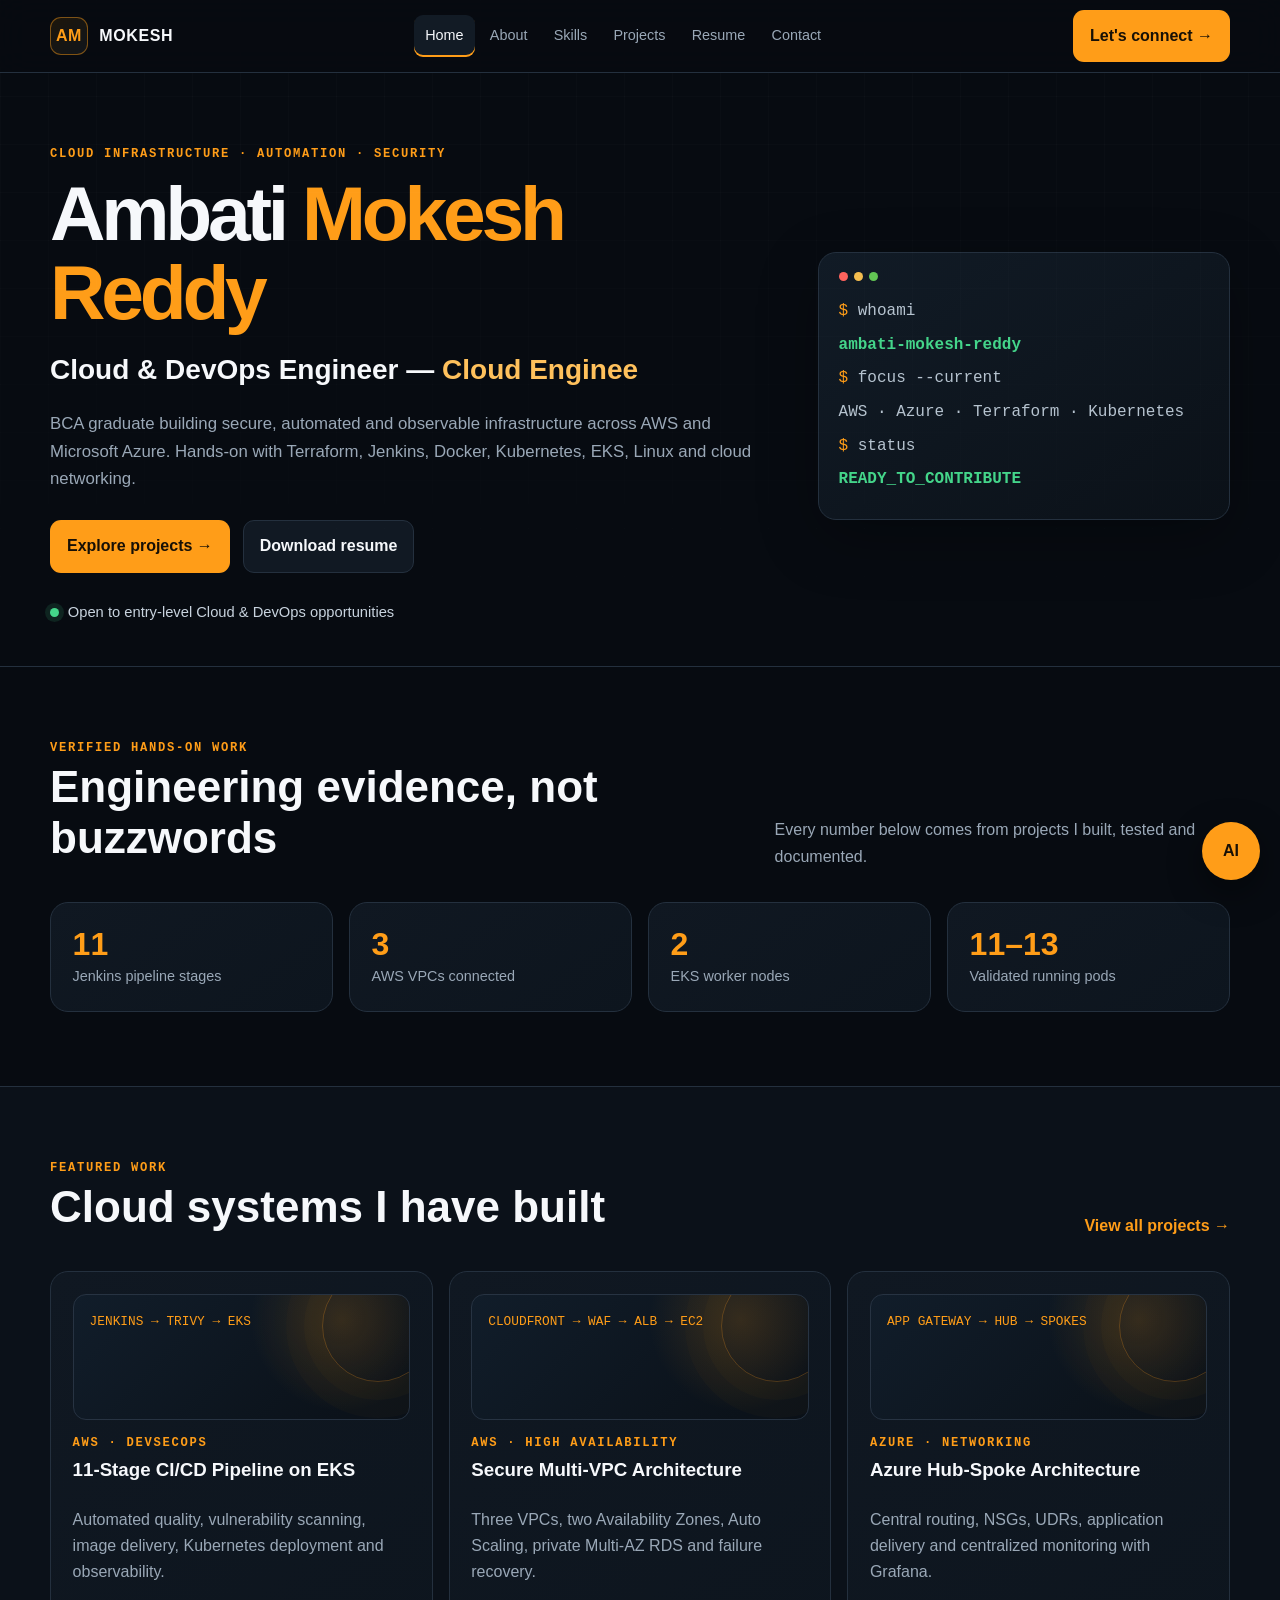
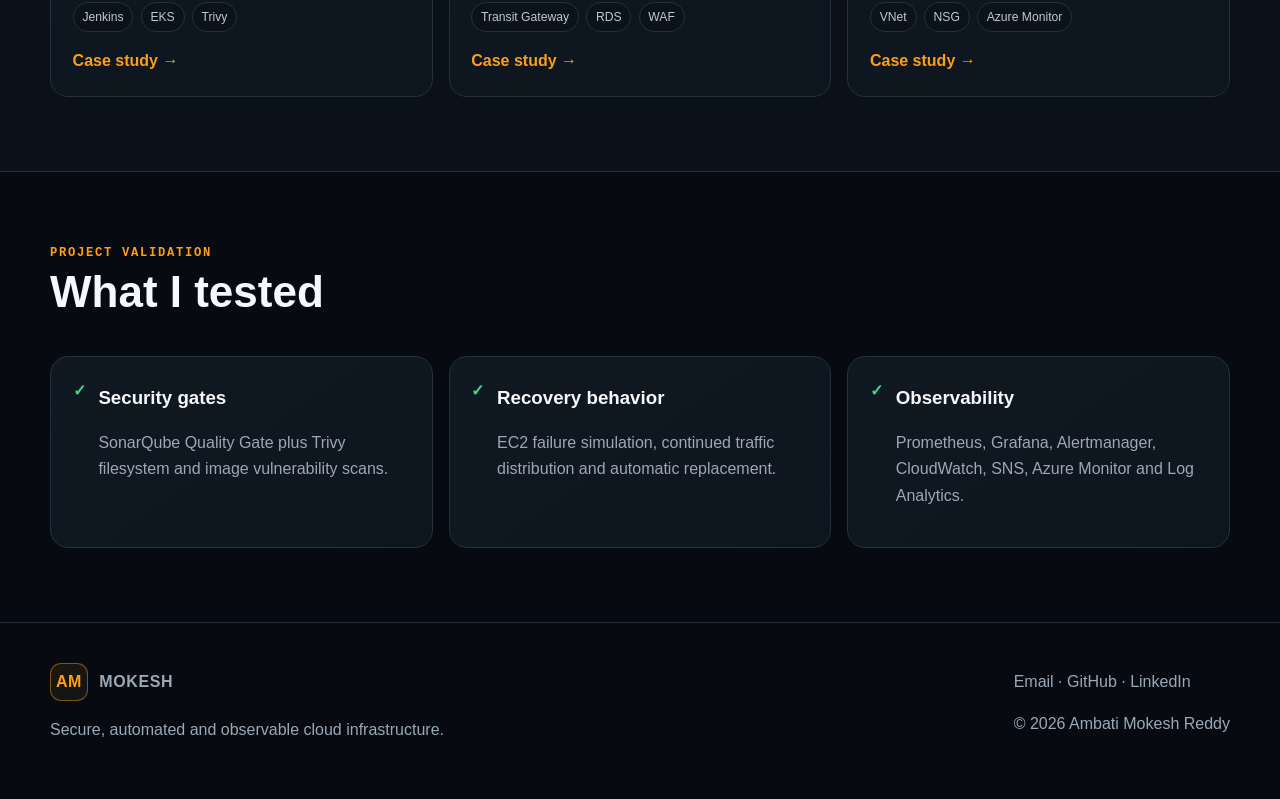
<file: index.html>
<!doctype html><html lang="en"><head><meta charset="utf-8"><meta name="viewport" content="width=device-width,initial-scale=1"><meta name="google-site-verification"
          content="WPICfc2m5g0yVvIR5Bqx_uZSz-54niuay-dBdI4cKhY"><title>Ambati Mokesh Reddy | Cloud & DevOps Engineer</title><meta name="description" content="Cloud and DevOps portfolio of Ambati Mokesh Reddy: AWS, Azure, Terraform, Kubernetes, CI/CD and DevSecOps projects."><link rel="stylesheet" href="style.css"></head><body><div id="siteNav"></div><main id="main"><section class="intro"><div class="container intro-grid"><div><div class="eyebrow">Cloud infrastructure · Automation · Security</div><h1>Ambati <span>Mokesh Reddy</span></h1><div class="role">Cloud & DevOps Engineer — <span class="typed"></span></div><p class="lead">BCA graduate building secure, automated and observable infrastructure across AWS and Microsoft Azure. Hands-on with Terraform, Jenkins, Docker, Kubernetes, EKS, Linux and cloud networking.</p><div class="actions"><a class="btn btn-primary" href="projects.html">Explore projects →</a><a class="btn btn-ghost" href="Ambati-Mokesh-Reddy-Resume.pdf" download>Download resume</a></div><div class="availability"><span class="dot"></span>Open to entry-level Cloud & DevOps opportunities</div></div><div class="console" aria-label="Professional summary terminal"><div class="console-top"><i></i><i></i><i></i></div><p><span class="prompt">$</span> whoami</p><p><b>ambati-mokesh-reddy</b></p><p><span class="prompt">$</span> focus --current</p><p>AWS · Azure · Terraform · Kubernetes</p><p><span class="prompt">$</span> status</p><p><b>READY_TO_CONTRIBUTE</b></p></div></div></section><section class="section"><div class="container"><div class="section-head reveal"><div><div class="eyebrow">Verified hands-on work</div><h2>Engineering evidence, not buzzwords</h2></div><p>Every number below comes from projects I built, tested and documented.</p></div><div class="metrics reveal"><div class="metric"><strong>11</strong><span>Jenkins pipeline stages</span></div><div class="metric"><strong>3</strong><span>AWS VPCs connected</span></div><div class="metric"><strong>2</strong><span>EKS worker nodes</span></div><div class="metric"><strong>11–13</strong><span>Validated running pods</span></div></div></div></section><section class="section alt"><div class="container"><div class="section-head reveal"><div><div class="eyebrow">Featured work</div><h2>Cloud systems I have built</h2></div><a class="text-link" href="projects.html">View all projects →</a></div><div class="grid-3"><article class="card project-card reveal"><div class="project-top"><div class="project-code">JENKINS → TRIVY → EKS</div></div><div class="eyebrow">AWS · DEVSECOPS</div><h3>11-Stage CI/CD Pipeline on EKS</h3><p>Automated quality, vulnerability scanning, image delivery, Kubernetes deployment and observability.</p><div class="tags"><span class="tag">Jenkins</span><span class="tag">EKS</span><span class="tag">Trivy</span></div><div class="links"><a class="text-link" href="projects.html">Case study →</a></div></article><article class="card project-card reveal"><div class="project-top"><div class="project-code">CLOUDFRONT → WAF → ALB → EC2</div></div><div class="eyebrow">AWS · HIGH AVAILABILITY</div><h3>Secure Multi-VPC Architecture</h3><p>Three VPCs, two Availability Zones, Auto Scaling, private Multi-AZ RDS and failure recovery.</p><div class="tags"><span class="tag">Transit Gateway</span><span class="tag">RDS</span><span class="tag">WAF</span></div><div class="links"><a class="text-link" href="projects.html">Case study →</a></div></article><article class="card project-card reveal"><div class="project-top"><div class="project-code">APP GATEWAY → HUB → SPOKES</div></div><div class="eyebrow">AZURE · NETWORKING</div><h3>Azure Hub-Spoke Architecture</h3><p>Central routing, NSGs, UDRs, application delivery and centralized monitoring with Grafana.</p><div class="tags"><span class="tag">VNet</span><span class="tag">NSG</span><span class="tag">Azure Monitor</span></div><div class="links"><a class="text-link" href="projects.html">Case study →</a></div></article></div></div></section><section class="section"><div class="container"><div class="section-head reveal"><div><div class="eyebrow">Project validation</div><h2>What I tested</h2></div></div><div class="grid-3"><div class="card proof reveal"><span class="check">✓</span><div><h3>Security gates</h3><p>SonarQube Quality Gate plus Trivy filesystem and image vulnerability scans.</p></div></div><div class="card proof reveal"><span class="check">✓</span><div><h3>Recovery behavior</h3><p>EC2 failure simulation, continued traffic distribution and automatic replacement.</p></div></div><div class="card proof reveal"><span class="check">✓</span><div><h3>Observability</h3><p>Prometheus, Grafana, Alertmanager, CloudWatch, SNS, Azure Monitor and Log Analytics.</p></div></div></div></div></section></main><div id="siteFooter"></div><script src="components.js"></script><script src="main.js"></script></body></html>
</file>
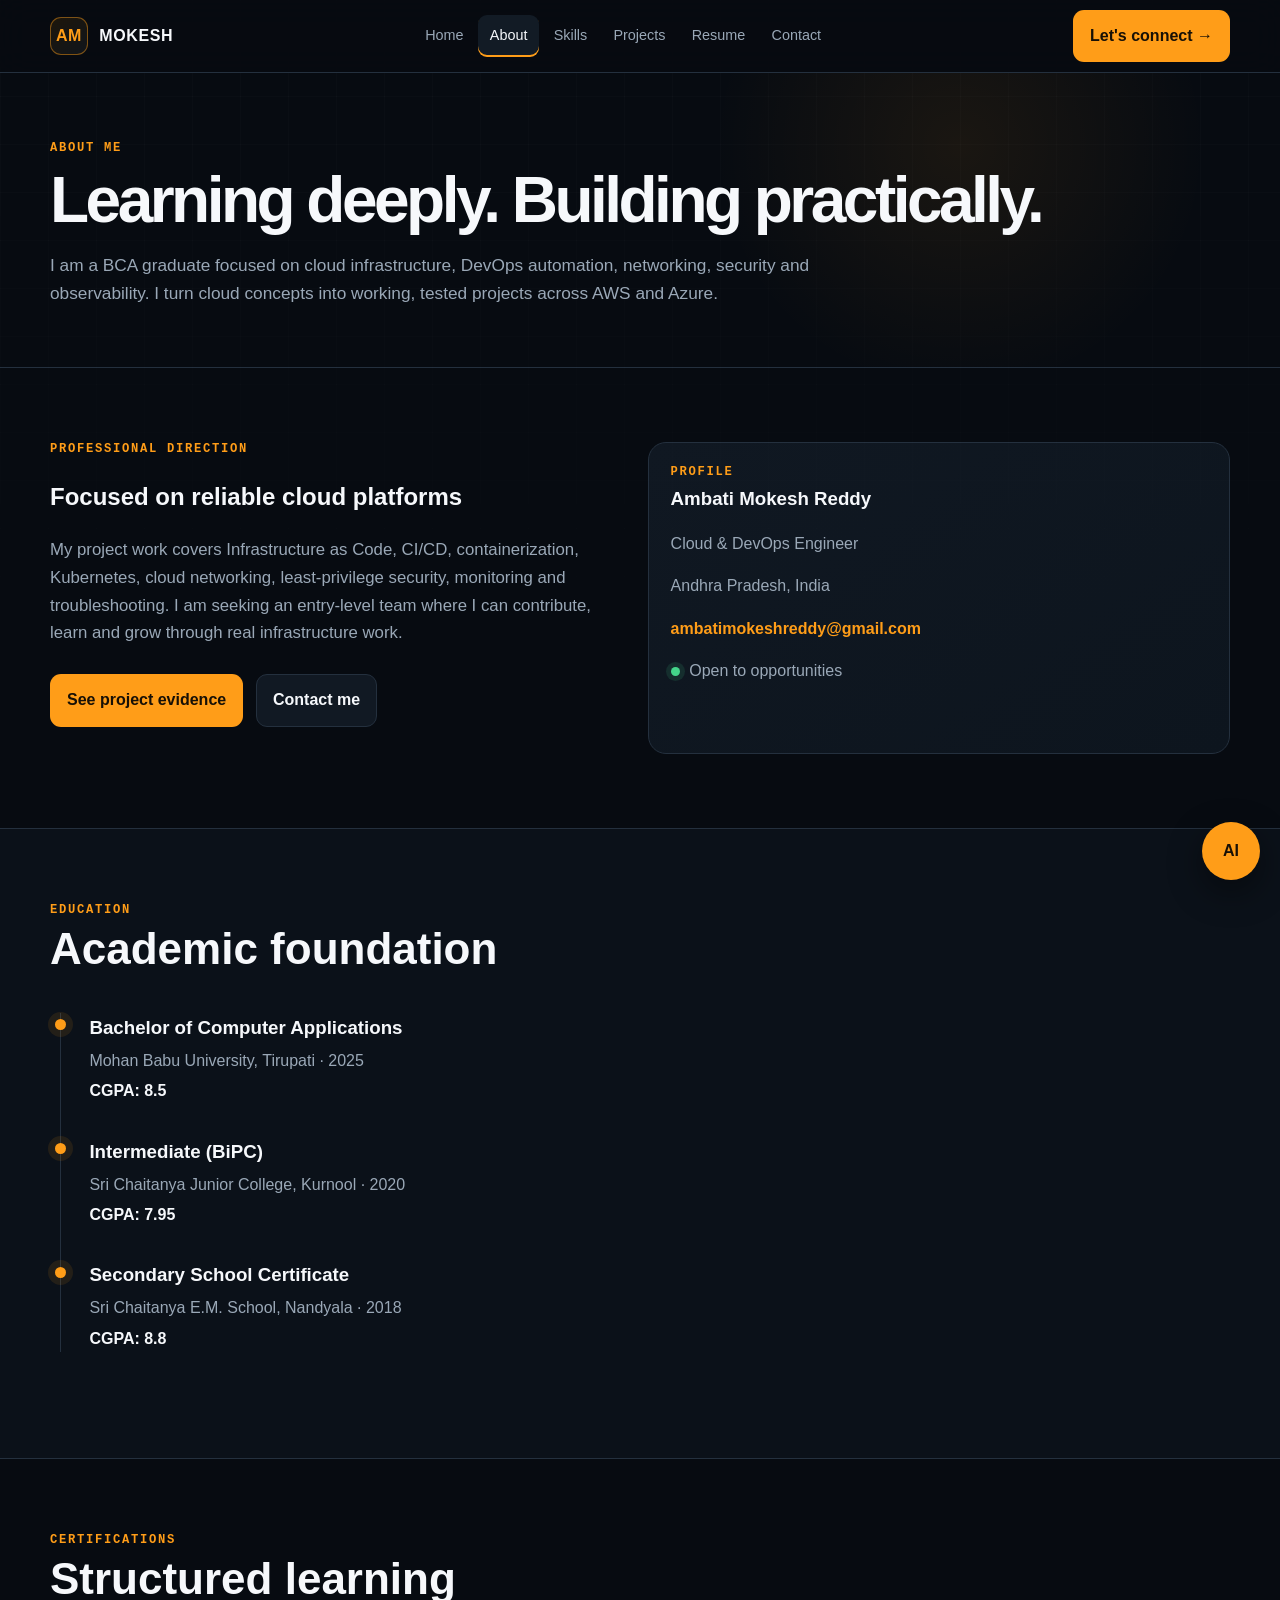
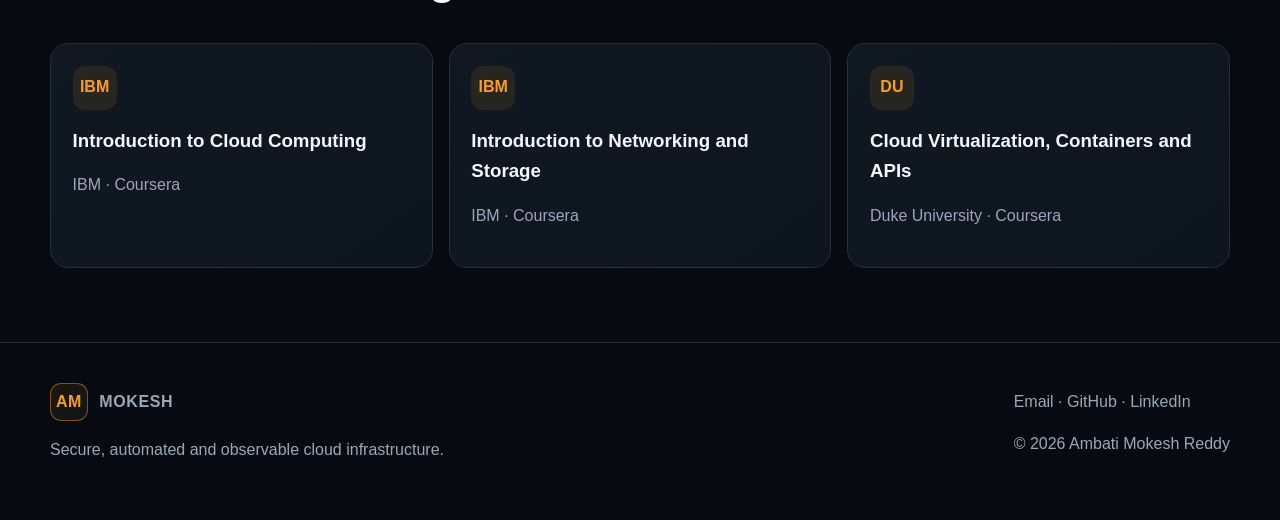
<file: about.html>
<!doctype html><html lang="en"><head><meta charset="utf-8"><meta name="viewport" content="width=device-width,initial-scale=1"><title>About | Ambati Mokesh Reddy</title><meta name="description" content="About Ambati Mokesh Reddy, an entry-level Cloud and DevOps Engineer."><link rel="stylesheet" href="style.css"></head><body><div id="siteNav"></div><main id="main"><header class="page-head"><div class="container"><div class="eyebrow">About me</div><h1>Learning deeply. Building practically.</h1><p>I am a BCA graduate focused on cloud infrastructure, DevOps automation, networking, security and observability. I turn cloud concepts into working, tested projects across AWS and Azure.</p></div></header><section class="section"><div class="container grid-2"><div><div class="eyebrow">Professional direction</div><h2>Focused on reliable cloud platforms</h2><p class="lead">My project work covers Infrastructure as Code, CI/CD, containerization, Kubernetes, cloud networking, least-privilege security, monitoring and troubleshooting. I am seeking an entry-level team where I can contribute, learn and grow through real infrastructure work.</p><div class="actions"><a class="btn btn-primary" href="projects.html">See project evidence</a><a class="btn btn-ghost" href="contact.html">Contact me</a></div></div><div class="card"><div class="eyebrow">Profile</div><h3>Ambati Mokesh Reddy</h3><p>Cloud & DevOps Engineer</p><p>Andhra Pradesh, India</p><p><a class="text-link" href="mailto:ambatimokeshreddy@gmail.com">ambatimokeshreddy@gmail.com</a></p><p><span class="dot" style="display:inline-block;margin-right:.6rem"></span>Open to opportunities</p></div></div></section><section class="section alt"><div class="container"><div class="section-head"><div><div class="eyebrow">Education</div><h2>Academic foundation</h2></div></div><div class="timeline"><div class="timeline-item"><h3>Bachelor of Computer Applications</h3><p>Mohan Babu University, Tirupati · 2025</p><strong>CGPA: 8.5</strong></div><div class="timeline-item"><h3>Intermediate (BiPC)</h3><p>Sri Chaitanya Junior College, Kurnool · 2020</p><strong>CGPA: 7.95</strong></div><div class="timeline-item"><h3>Secondary School Certificate</h3><p>Sri Chaitanya E.M. School, Nandyala · 2018</p><strong>CGPA: 8.8</strong></div></div></div></section><section class="section"><div class="container"><div class="section-head"><div><div class="eyebrow">Certifications</div><h2>Structured learning</h2></div></div><div class="grid-3"><div class="card"><div class="icon">IBM</div><h3>Introduction to Cloud Computing</h3><p>IBM · Coursera</p></div><div class="card"><div class="icon">IBM</div><h3>Introduction to Networking and Storage</h3><p>IBM · Coursera</p></div><div class="card"><div class="icon">DU</div><h3>Cloud Virtualization, Containers and APIs</h3><p>Duke University · Coursera</p></div></div></div></section></main><div id="siteFooter"></div><script src="components.js"></script><script src="main.js"></script></body></html>
</file>
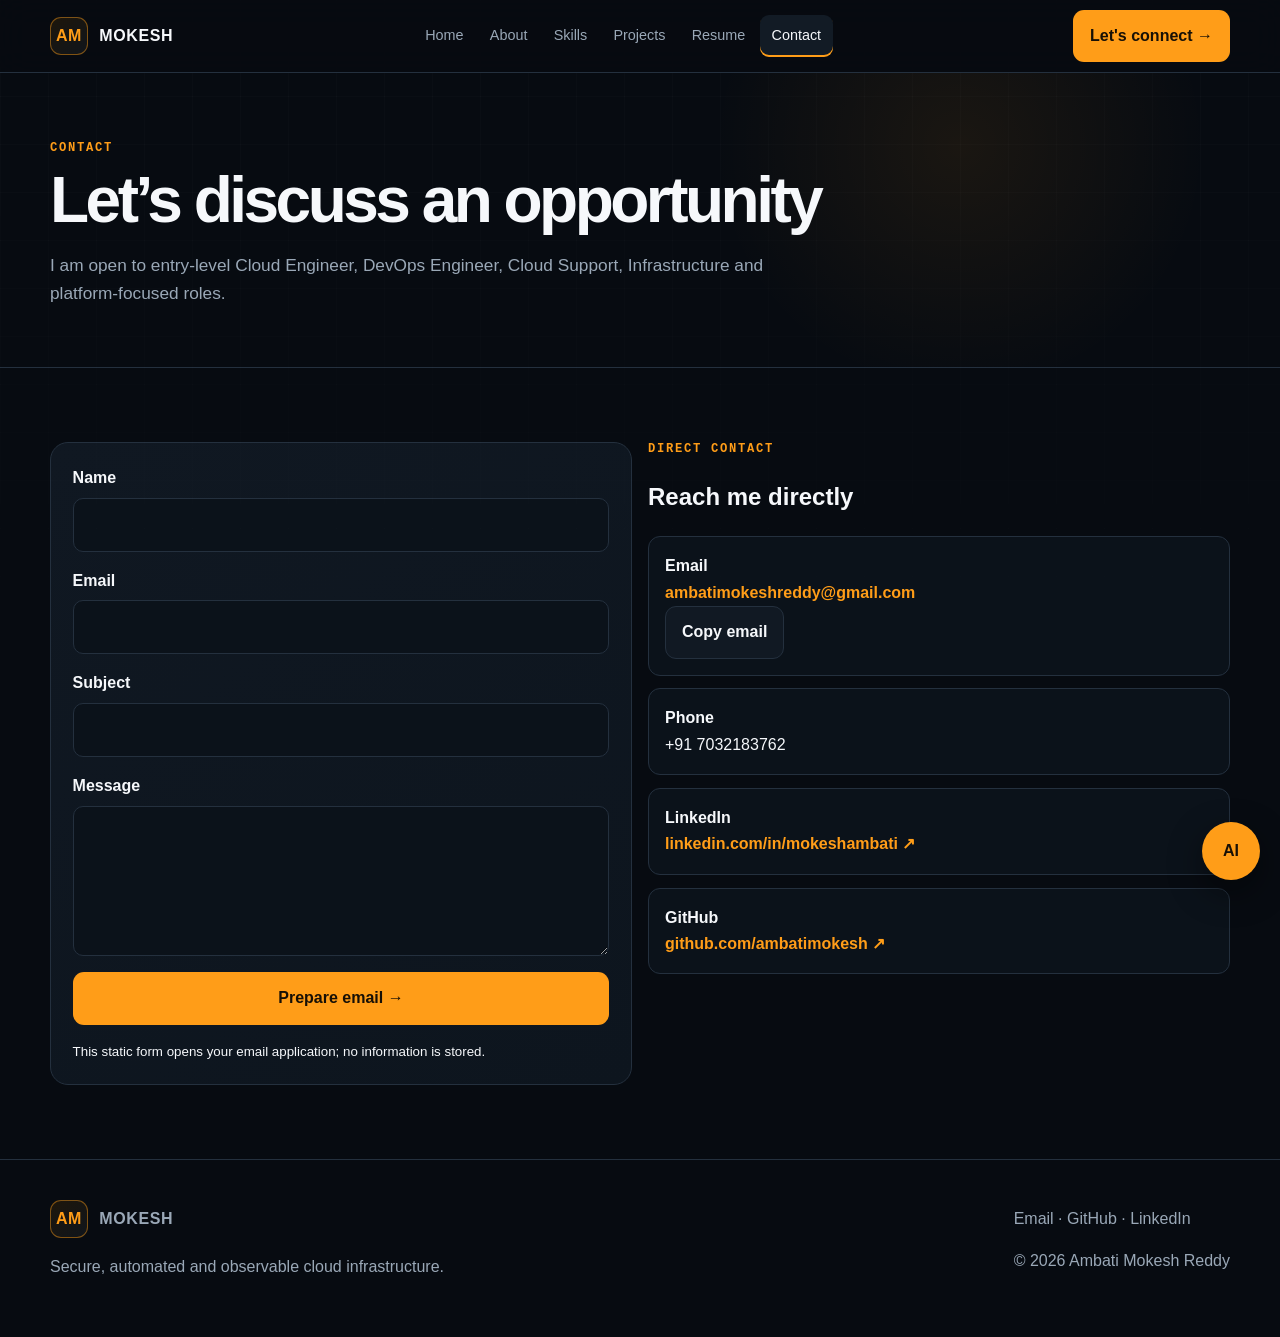
<file: contact.html>
<!doctype html><html lang="en"><head><meta charset="utf-8"><meta name="viewport" content="width=device-width,initial-scale=1"><title>Contact | Ambati Mokesh Reddy</title><meta name="description" content="Contact Ambati Mokesh Reddy for entry-level Cloud and DevOps opportunities."><link rel="stylesheet" href="style.css"></head><body><div id="siteNav"></div><main id="main"><header class="page-head"><div class="container"><div class="eyebrow">Contact</div><h1>Let’s discuss an opportunity</h1><p>I am open to entry-level Cloud Engineer, DevOps Engineer, Cloud Support, Infrastructure and platform-focused roles.</p></div></header><section class="section"><div class="container grid-2"><form id="contactForm" class="card form"><div class="field"><label for="name">Name</label><input id="name" name="name" required autocomplete="name"></div><div class="field"><label for="email">Email</label><input id="email" name="email" type="email" required autocomplete="email"></div><div class="field"><label for="subject">Subject</label><input id="subject" name="subject" required></div><div class="field"><label for="message">Message</label><textarea id="message" name="message" required></textarea></div><button class="btn btn-primary" type="submit">Prepare email →</button><small>This static form opens your email application; no information is stored.</small></form><div><div class="eyebrow">Direct contact</div><h2>Reach me directly</h2><div class="contact-list"><div class="contact-row"><strong>Email</strong><br><a class="text-link" href="mailto:ambatimokeshreddy@gmail.com">ambatimokeshreddy@gmail.com</a><br><button class="btn btn-ghost" data-copy="ambatimokeshreddy@gmail.com" type="button">Copy email</button></div><div class="contact-row"><strong>Phone</strong><br><a href="tel:+917032183762">+91 7032183762</a></div><div class="contact-row"><strong>LinkedIn</strong><br><a class="text-link" target="_blank" rel="noopener" href="https://www.linkedin.com/in/mokeshambati/">linkedin.com/in/mokeshambati ↗</a></div><div class="contact-row"><strong>GitHub</strong><br><a class="text-link" target="_blank" rel="noopener" href="https://github.com/ambatimokesh">github.com/ambatimokesh ↗</a></div></div></div></div></section></main><div id="siteFooter"></div><script src="components.js"></script><script src="main.js"></script></body></html>
</file>
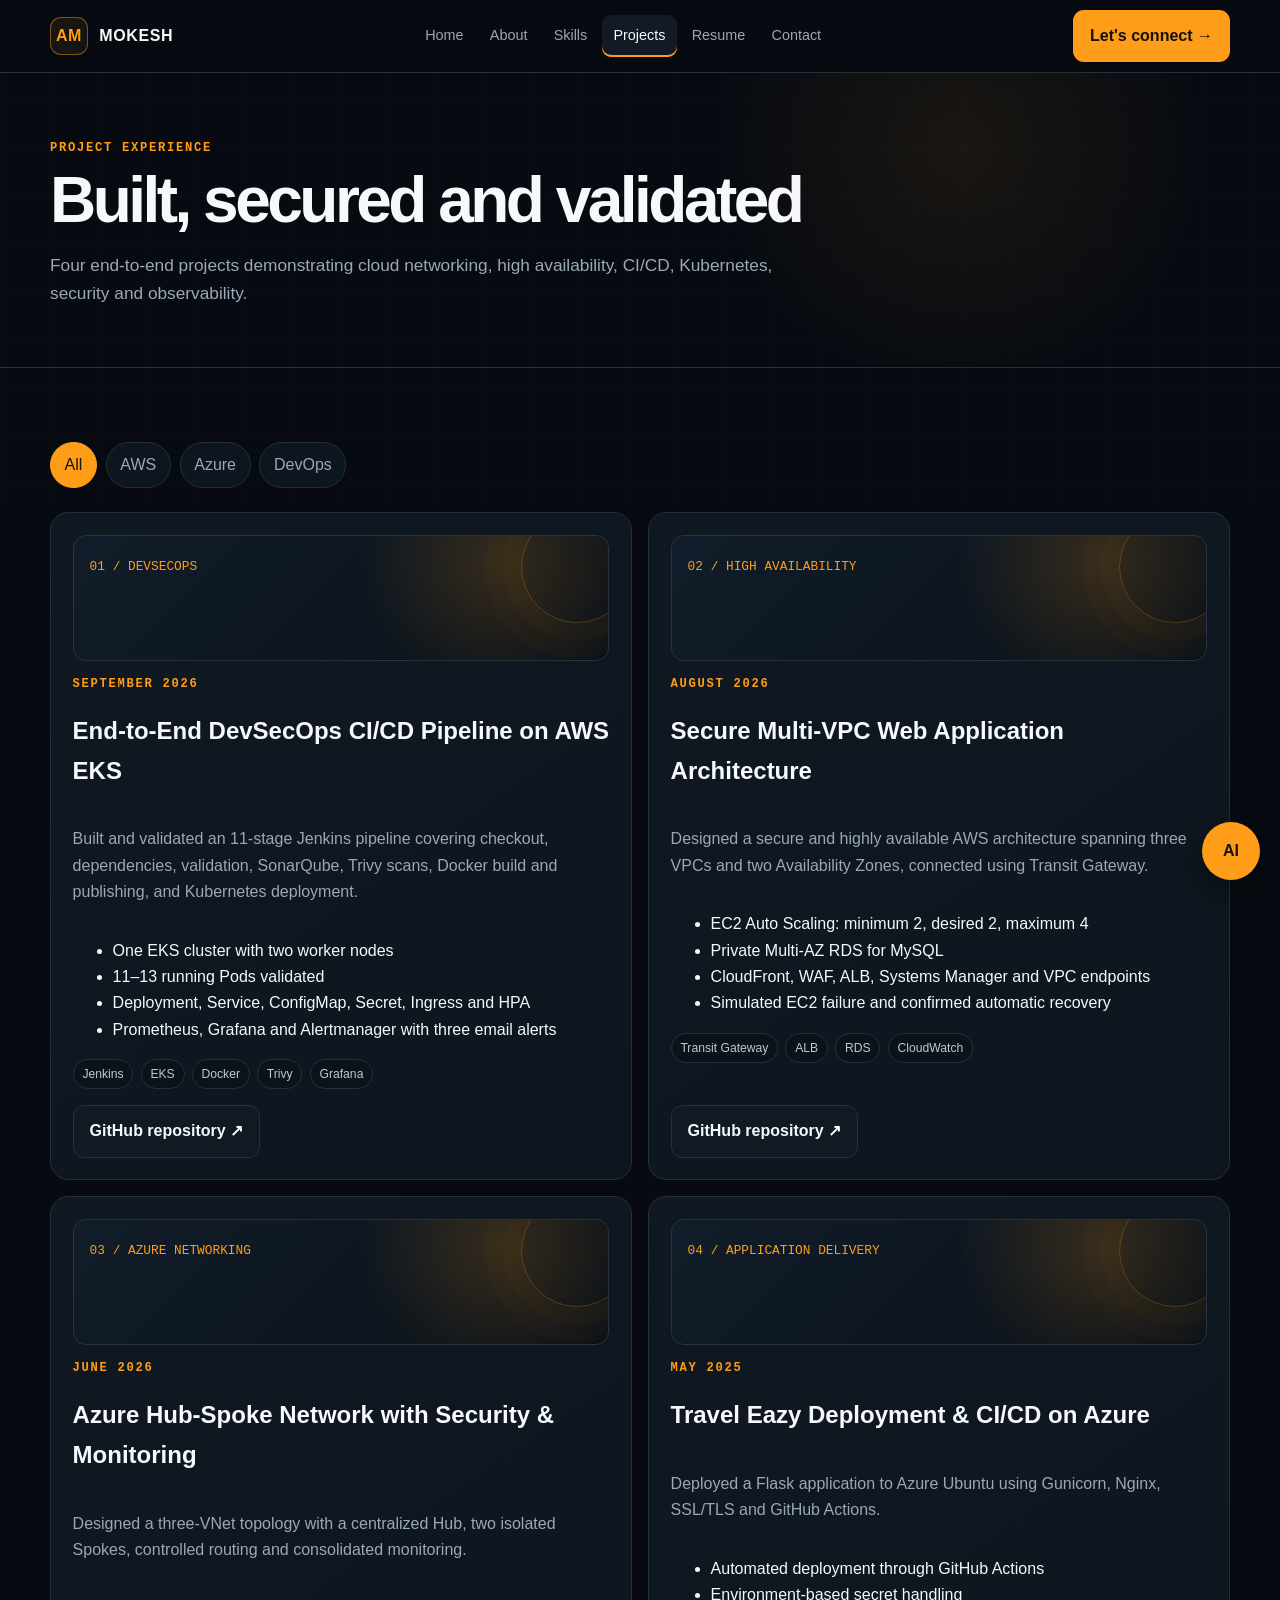
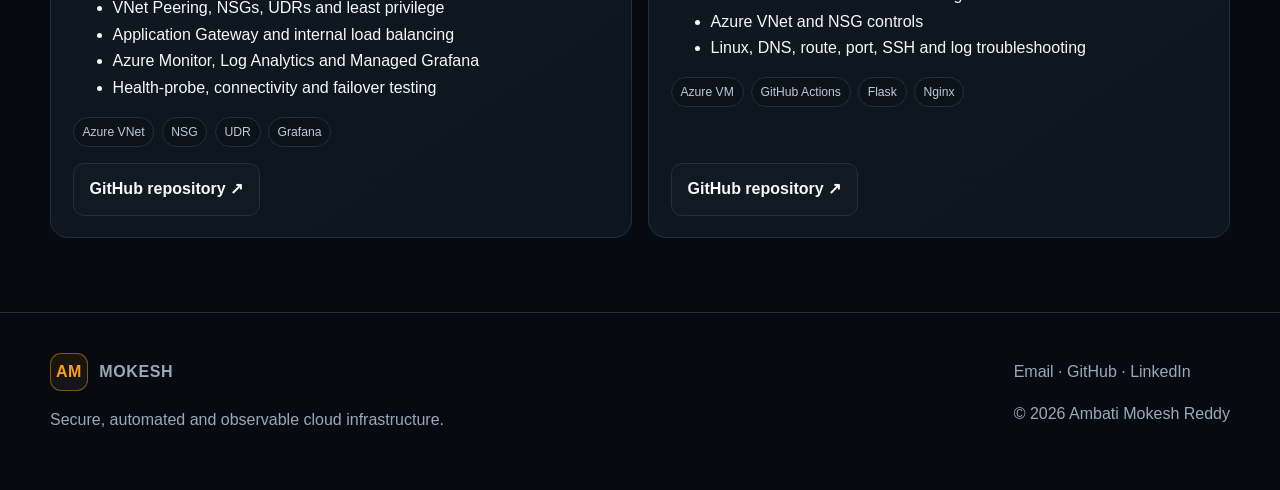
<file: projects.html>
<!doctype html><html lang="en"><head><meta charset="utf-8"><meta name="viewport" content="width=device-width,initial-scale=1"><title>Projects | Ambati Mokesh Reddy</title><meta name="description" content="AWS, Azure, Kubernetes and DevSecOps project case studies by Ambati Mokesh Reddy."><link rel="stylesheet" href="style.css"></head><body><div id="siteNav"></div><main id="main"><header class="page-head"><div class="container"><div class="eyebrow">Project experience</div><h1>Built, secured and validated</h1><p>Four end-to-end projects demonstrating cloud networking, high availability, CI/CD, Kubernetes, security and observability.</p></div></header><section class="section"><div class="container"><div class="filters" aria-label="Project filters"><button class="filter active" data-filter="all">All</button><button class="filter" data-filter="aws">AWS</button><button class="filter" data-filter="azure">Azure</button><button class="filter" data-filter="devops">DevOps</button></div><div class="grid-2"><article class="card project-card" data-category="aws devops"><div class="project-top"><span class="project-code">01 / DEVSECOPS</span></div><div class="eyebrow">September 2026</div><h2>End-to-End DevSecOps CI/CD Pipeline on AWS EKS</h2><p>Built and validated an 11-stage Jenkins pipeline covering checkout, dependencies, validation, SonarQube, Trivy scans, Docker build and publishing, and Kubernetes deployment.</p><ul><li>One EKS cluster with two worker nodes</li><li>11–13 running Pods validated</li><li>Deployment, Service, ConfigMap, Secret, Ingress and HPA</li><li>Prometheus, Grafana and Alertmanager with three email alerts</li></ul><div class="tags"><span class="tag">Jenkins</span><span class="tag">EKS</span><span class="tag">Docker</span><span class="tag">Trivy</span><span class="tag">Grafana</span></div><div class="links"><a class="btn btn-ghost" target="_blank" rel="noopener" href="https://github.com/ambatimokesh/CI-CD">GitHub repository ↗</a></div></article><article class="card project-card" data-category="aws"><div class="project-top"><span class="project-code">02 / HIGH AVAILABILITY</span></div><div class="eyebrow">August 2026</div><h2>Secure Multi-VPC Web Application Architecture</h2><p>Designed a secure and highly available AWS architecture spanning three VPCs and two Availability Zones, connected using Transit Gateway.</p><ul><li>EC2 Auto Scaling: minimum 2, desired 2, maximum 4</li><li>Private Multi-AZ RDS for MySQL</li><li>CloudFront, WAF, ALB, Systems Manager and VPC endpoints</li><li>Simulated EC2 failure and confirmed automatic recovery</li></ul><div class="tags"><span class="tag">Transit Gateway</span><span class="tag">ALB</span><span class="tag">RDS</span><span class="tag">CloudWatch</span></div><div class="links"><a class="btn btn-ghost" target="_blank" rel="noopener" href="https://github.com/ambatimokesh/aws-multi-vpc-ha-failover-architecture">GitHub repository ↗</a></div></article><article class="card project-card" data-category="azure"><div class="project-top"><span class="project-code">03 / AZURE NETWORKING</span></div><div class="eyebrow">June 2026</div><h2>Azure Hub-Spoke Network with Security & Monitoring</h2><p>Designed a three-VNet topology with a centralized Hub, two isolated Spokes, controlled routing and consolidated monitoring.</p><ul><li>VNet Peering, NSGs, UDRs and least privilege</li><li>Application Gateway and internal load balancing</li><li>Azure Monitor, Log Analytics and Managed Grafana</li><li>Health-probe, connectivity and failover testing</li></ul><div class="tags"><span class="tag">Azure VNet</span><span class="tag">NSG</span><span class="tag">UDR</span><span class="tag">Grafana</span></div><div class="links"><a class="btn btn-ghost" target="_blank" rel="noopener" href="https://github.com/ambatimokesh/HUB-SPOKE">GitHub repository ↗</a></div></article><article class="card project-card" data-category="azure devops"><div class="project-top"><span class="project-code">04 / APPLICATION DELIVERY</span></div><div class="eyebrow">May 2025</div><h2>Travel Eazy Deployment & CI/CD on Azure</h2><p>Deployed a Flask application to Azure Ubuntu using Gunicorn, Nginx, SSL/TLS and GitHub Actions.</p><ul><li>Automated deployment through GitHub Actions</li><li>Environment-based secret handling</li><li>Azure VNet and NSG controls</li><li>Linux, DNS, route, port, SSH and log troubleshooting</li></ul><div class="tags"><span class="tag">Azure VM</span><span class="tag">GitHub Actions</span><span class="tag">Flask</span><span class="tag">Nginx</span></div><div class="links"><a class="btn btn-ghost" target="_blank" rel="noopener" href="https://github.com/ambatimokesh/traveleazy">GitHub repository ↗</a></div></article></div></div></section></main><div id="siteFooter"></div><script src="components.js"></script><script src="main.js"></script></body></html>
</file>
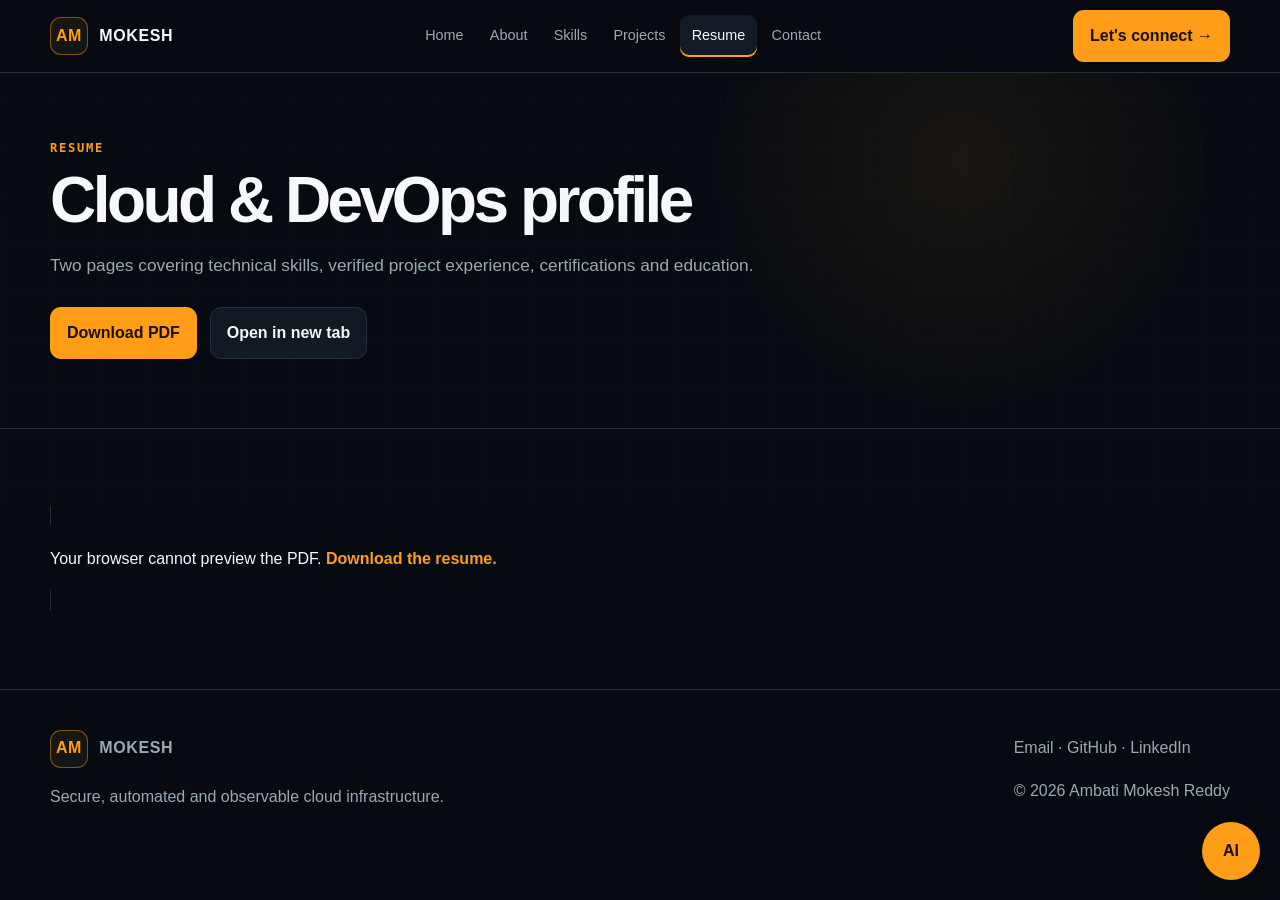
<file: resume.html>
<!doctype html><html lang="en"><head><meta charset="utf-8"><meta name="viewport" content="width=device-width,initial-scale=1"><title>Resume | Ambati Mokesh Reddy</title><meta name="description" content="View and download the resume of Ambati Mokesh Reddy."><link rel="stylesheet" href="style.css"></head><body><div id="siteNav"></div><main id="main"><header class="page-head"><div class="container"><div class="eyebrow">Resume</div><h1>Cloud & DevOps profile</h1><p>Two pages covering technical skills, verified project experience, certifications and education.</p><div class="actions"><a class="btn btn-primary" href="Ambati-Mokesh-Reddy-Resume.pdf" download>Download PDF</a><a class="btn btn-ghost" href="Ambati-Mokesh-Reddy-Resume.pdf" target="_blank">Open in new tab</a></div></div></header><section class="section"><div class="container"><object class="resume-frame" data="Ambati-Mokesh-Reddy-Resume.pdf" type="application/pdf"><p>Your browser cannot preview the PDF. <a class="text-link" href="Ambati-Mokesh-Reddy-Resume.pdf">Download the resume.</a></p></object></div></section></main><div id="siteFooter"></div><script src="components.js"></script><script src="main.js"></script></body></html>
</file>
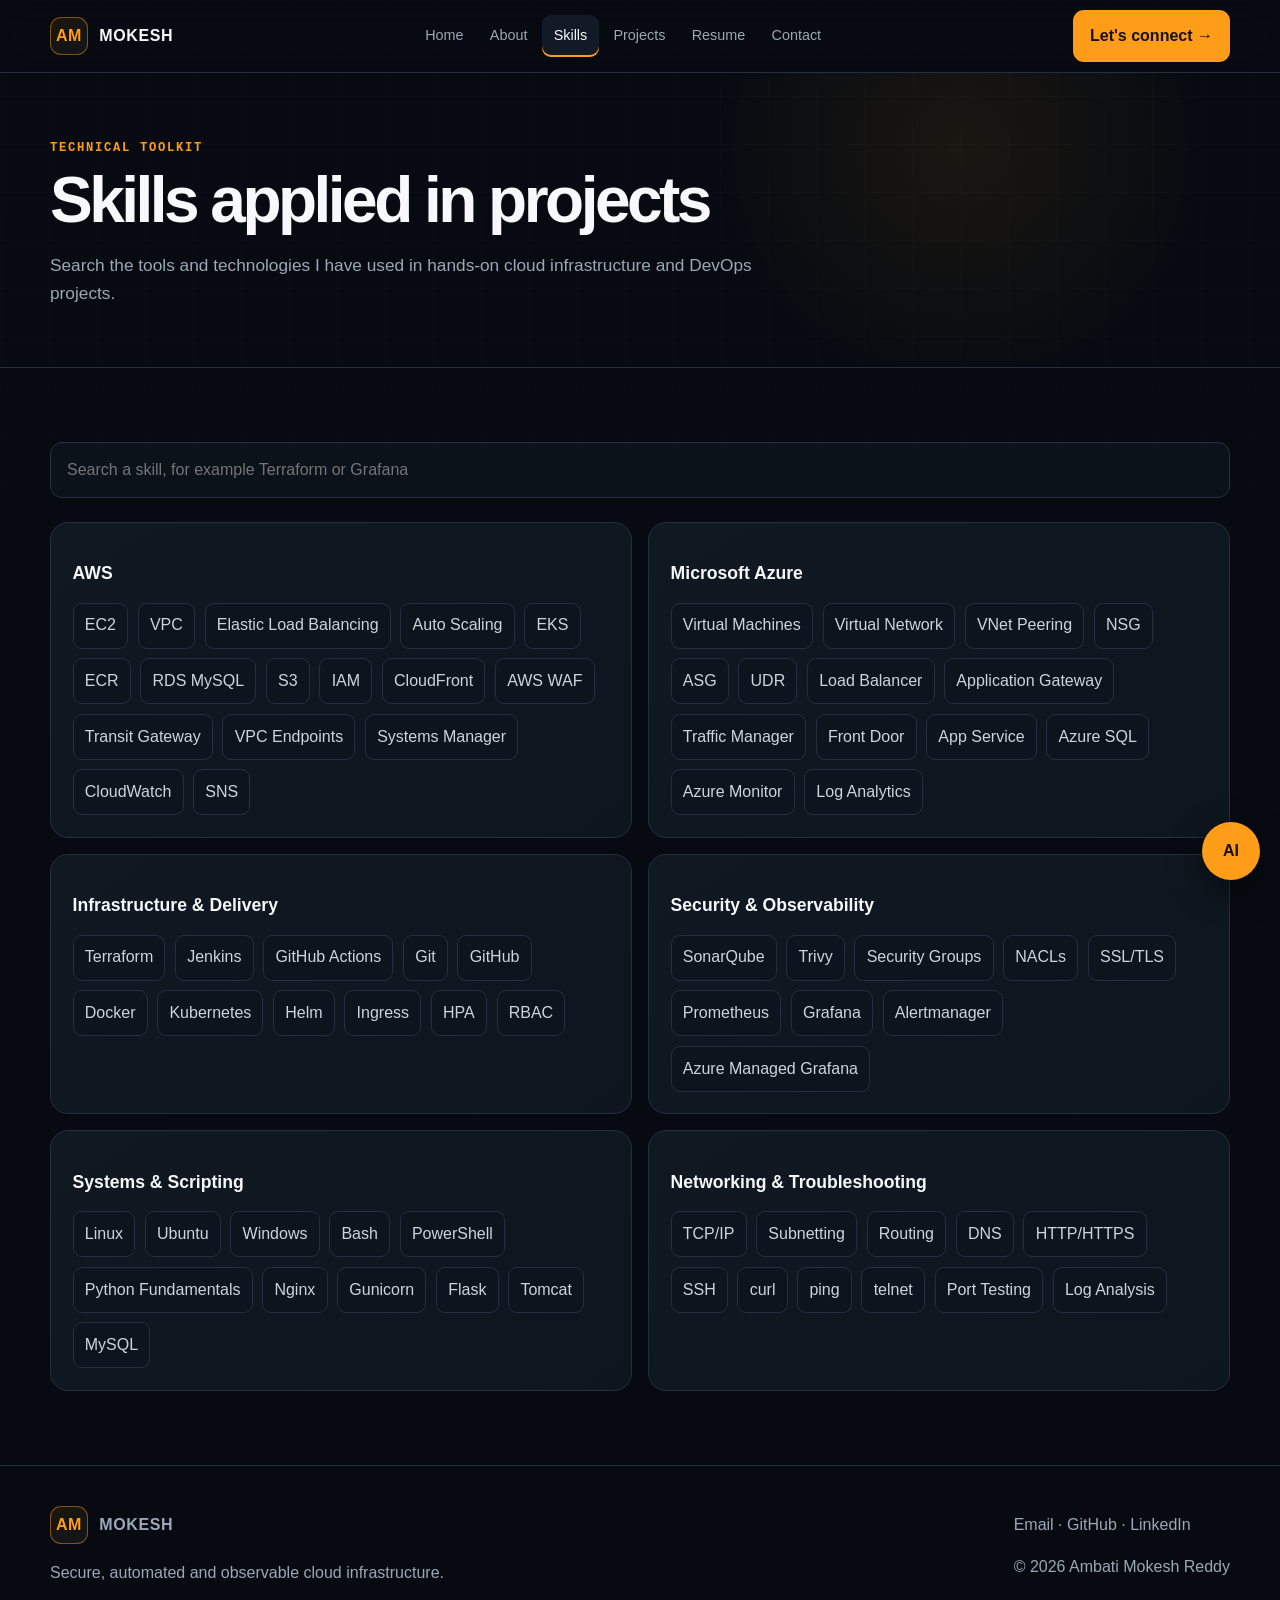
<file: skills.html>
<!doctype html><html lang="en"><head><meta charset="utf-8"><meta name="viewport" content="width=device-width,initial-scale=1"><title>Skills | Ambati Mokesh Reddy</title><meta name="description" content="Cloud, DevOps, AWS, Azure, Terraform, Kubernetes and security skills."><link rel="stylesheet" href="style.css"></head><body><div id="siteNav"></div><main id="main"><header class="page-head"><div class="container"><div class="eyebrow">Technical toolkit</div><h1>Skills applied in projects</h1><p>Search the tools and technologies I have used in hands-on cloud infrastructure and DevOps projects.</p></div></header><section class="section"><div class="container"><input id="skillSearch" class="search" type="search" placeholder="Search a skill, for example Terraform or Grafana" aria-label="Search skills"><div class="grid-2"><div class="card skill-group"><h2>AWS</h2><div class="skill-list"><span class="skill">EC2</span><span class="skill">VPC</span><span class="skill">Elastic Load Balancing</span><span class="skill">Auto Scaling</span><span class="skill">EKS</span><span class="skill">ECR</span><span class="skill">RDS MySQL</span><span class="skill">S3</span><span class="skill">IAM</span><span class="skill">CloudFront</span><span class="skill">AWS WAF</span><span class="skill">Transit Gateway</span><span class="skill">VPC Endpoints</span><span class="skill">Systems Manager</span><span class="skill">CloudWatch</span><span class="skill">SNS</span></div></div><div class="card skill-group"><h2>Microsoft Azure</h2><div class="skill-list"><span class="skill">Virtual Machines</span><span class="skill">Virtual Network</span><span class="skill">VNet Peering</span><span class="skill">NSG</span><span class="skill">ASG</span><span class="skill">UDR</span><span class="skill">Load Balancer</span><span class="skill">Application Gateway</span><span class="skill">Traffic Manager</span><span class="skill">Front Door</span><span class="skill">App Service</span><span class="skill">Azure SQL</span><span class="skill">Azure Monitor</span><span class="skill">Log Analytics</span></div></div><div class="card skill-group"><h2>Infrastructure & Delivery</h2><div class="skill-list"><span class="skill">Terraform</span><span class="skill">Jenkins</span><span class="skill">GitHub Actions</span><span class="skill">Git</span><span class="skill">GitHub</span><span class="skill">Docker</span><span class="skill">Kubernetes</span><span class="skill">Helm</span><span class="skill">Ingress</span><span class="skill">HPA</span><span class="skill">RBAC</span></div></div><div class="card skill-group"><h2>Security & Observability</h2><div class="skill-list"><span class="skill">SonarQube</span><span class="skill">Trivy</span><span class="skill">Security Groups</span><span class="skill">NACLs</span><span class="skill">SSL/TLS</span><span class="skill">Prometheus</span><span class="skill">Grafana</span><span class="skill">Alertmanager</span><span class="skill">Azure Managed Grafana</span></div></div><div class="card skill-group"><h2>Systems & Scripting</h2><div class="skill-list"><span class="skill">Linux</span><span class="skill">Ubuntu</span><span class="skill">Windows</span><span class="skill">Bash</span><span class="skill">PowerShell</span><span class="skill">Python Fundamentals</span><span class="skill">Nginx</span><span class="skill">Gunicorn</span><span class="skill">Flask</span><span class="skill">Tomcat</span><span class="skill">MySQL</span></div></div><div class="card skill-group"><h2>Networking & Troubleshooting</h2><div class="skill-list"><span class="skill">TCP/IP</span><span class="skill">Subnetting</span><span class="skill">Routing</span><span class="skill">DNS</span><span class="skill">HTTP/HTTPS</span><span class="skill">SSH</span><span class="skill">curl</span><span class="skill">ping</span><span class="skill">telnet</span><span class="skill">Port Testing</span><span class="skill">Log Analysis</span></div></div></div></div></section></main><div id="siteFooter"></div><script src="components.js"></script><script src="main.js"></script></body></html>
</file>
<file: style.css>
:root{--bg:#070b11;--bg2:#0b1119;--panel:#101822;--panel2:#131e2a;--text:#f6f8fb;--muted:#9aa8b7;--line:#24303e;--amber:#ff9d18;--amber2:#ffc15c;--green:#44d58a;--shadow:0 18px 60px rgba(0,0,0,.28);--radius:18px;--max:1180px}*{box-sizing:border-box}html{scroll-behavior:smooth}body{margin:0;background:var(--bg);color:var(--text);font:16px/1.65 Inter,Segoe UI,Arial,sans-serif;overflow-x:hidden}body:before{content:"";position:fixed;inset:0;pointer-events:none;background-image:linear-gradient(rgba(255,255,255,.018) 1px,transparent 1px),linear-gradient(90deg,rgba(255,255,255,.018) 1px,transparent 1px);background-size:48px 48px;mask-image:linear-gradient(to bottom,#000,transparent 80%)}a{color:inherit;text-decoration:none}img{max-width:100%}button,input,textarea,select{font:inherit}.skip{position:fixed;left:1rem;top:-5rem;background:var(--amber);color:#101010;padding:.7rem 1rem;z-index:999}.skip:focus{top:1rem}.container{width:min(var(--max),calc(100% - 2rem));margin:auto}.nav{position:sticky;top:0;z-index:100;background:rgba(7,11,17,.86);backdrop-filter:blur(16px);border-bottom:1px solid var(--line)}.nav-inner{height:72px;display:flex;align-items:center;justify-content:space-between}.brand{display:flex;align-items:center;gap:.7rem;font-weight:800;letter-spacing:.04em}.brand-mark{display:grid;place-items:center;width:38px;height:38px;border:1px solid rgba(255,157,24,.45);border-radius:11px;background:linear-gradient(145deg,#1d160b,#10151b);color:var(--amber)}.nav-links{display:flex;align-items:center;gap:.2rem}.nav-links a{color:var(--muted);padding:.55rem .72rem;border-radius:9px;font-size:.9rem}.nav-links a:hover,.nav-links a.active{color:var(--text);background:#121b25}.nav-links a.active{box-shadow:inset 0 -2px var(--amber)}.nav-cta,.btn{display:inline-flex;align-items:center;justify-content:center;gap:.5rem;border:1px solid transparent;border-radius:11px;padding:.76rem 1rem;font-weight:750;cursor:pointer;transition:.2s}.nav-cta,.btn-primary{background:var(--amber);color:#171006}.nav-cta:hover,.btn-primary:hover{background:var(--amber2);transform:translateY(-2px)}.btn-ghost{border-color:var(--line);background:#111923;color:var(--text)}.btn-ghost:hover{border-color:var(--amber);color:var(--amber)}.menu-btn{display:none;background:none;border:0;color:#fff;font-size:1.5rem}.intro{padding:74px 0 42px;border-bottom:1px solid var(--line)}.intro-grid{display:grid;grid-template-columns:1.4fr .8fr;gap:3rem;align-items:center}.eyebrow{color:var(--amber);font:700 .76rem/1.2 ui-monospace,SFMono-Regular,Menlo,monospace;letter-spacing:.14em;text-transform:uppercase}.intro h1,.page-head h1{font-size:clamp(2.45rem,6vw,5.4rem);line-height:1.02;letter-spacing:-.055em;margin:.8rem 0 1rem}.intro h1 span{color:var(--amber)}.role{font-size:clamp(1.15rem,2.5vw,1.75rem);font-weight:650}.role .typed{color:var(--amber2)}.lead{max-width:720px;color:var(--muted);font-size:1.05rem}.actions{display:flex;gap:.8rem;flex-wrap:wrap;margin:1.7rem 0}.availability{display:flex;gap:.55rem;align-items:center;color:#c8d3de;font-size:.92rem}.dot{width:9px;height:9px;border-radius:50%;background:var(--green);box-shadow:0 0 0 5px rgba(68,213,138,.12)}.console{background:linear-gradient(145deg,#111b26,#0b1118);border:1px solid var(--line);border-radius:var(--radius);padding:1.2rem;box-shadow:var(--shadow);font-family:ui-monospace,SFMono-Regular,Menlo,monospace}.console-top{display:flex;gap:.4rem;margin-bottom:1.1rem}.console-top i{width:9px;height:9px;border-radius:50%;background:#334050}.console-top i:first-child{background:#ff635d}.console-top i:nth-child(2){background:#f4bd4f}.console-top i:nth-child(3){background:#62c554}.console p{margin:.45rem 0;color:#b6c3cf}.console b{color:var(--green)}.console .prompt{color:var(--amber)}.section{padding:74px 0}.section.alt{background:var(--bg2);border-block:1px solid var(--line)}.section-head{display:flex;align-items:end;justify-content:space-between;gap:2rem;margin-bottom:2rem}.section-head h2{font-size:clamp(1.7rem,4vw,2.75rem);line-height:1.15;margin:.4rem 0}.section-head p{max-width:600px;color:var(--muted);margin:0}.metrics{display:grid;grid-template-columns:repeat(4,1fr);gap:1rem}.metric,.card{background:linear-gradient(145deg,var(--panel),#0d151e);border:1px solid var(--line);border-radius:var(--radius);padding:1.35rem}.metric strong{display:block;color:var(--amber);font-size:2rem;line-height:1.2}.metric span{color:var(--muted);font-size:.9rem}.grid-3{display:grid;grid-template-columns:repeat(3,1fr);gap:1rem}.grid-2{display:grid;grid-template-columns:repeat(2,1fr);gap:1rem}.card{transition:.25s}.card:hover{transform:translateY(-5px);border-color:#70491b}.icon{display:grid;place-items:center;width:44px;height:44px;border-radius:12px;background:rgba(255,157,24,.1);color:var(--amber);font-weight:900;margin-bottom:1rem}.card h3{margin:.3rem 0}.card p{color:var(--muted)}.tags{display:flex;flex-wrap:wrap;gap:.45rem}.tag{padding:.25rem .55rem;border:1px solid var(--line);border-radius:999px;color:#bec9d4;background:#0b121a;font-size:.76rem}.project-card{display:flex;flex-direction:column;min-height:100%}.project-card .project-top{min-height:126px;border-radius:13px;padding:1rem;margin-bottom:1rem;background:radial-gradient(circle at 80% 20%,rgba(255,157,24,.17),transparent 32%),linear-gradient(135deg,#111d2a,#0a1017);border:1px solid #273342;position:relative;overflow:hidden}.project-top:after{content:"";position:absolute;width:110px;height:110px;border:1px solid rgba(255,157,24,.25);border-radius:50%;right:-25px;top:-25px;box-shadow:0 0 0 18px rgba(255,157,24,.025),0 0 0 36px rgba(255,157,24,.018)}.project-code{font-family:ui-monospace,monospace;color:var(--amber);font-size:.8rem}.project-card .links{display:flex;gap:.7rem;margin-top:auto;padding-top:1rem}.text-link{color:var(--amber);font-weight:750}.proof{display:flex;gap:.8rem;align-items:flex-start}.proof .check{color:var(--green);font-weight:900}.page-head{padding:68px 0 42px;background:radial-gradient(circle at 75% 25%,rgba(255,157,24,.08),transparent 25%);border-bottom:1px solid var(--line)}.page-head h1{font-size:clamp(2.5rem,5vw,4.5rem)}.page-head p{max-width:760px;color:var(--muted);font-size:1.08rem}.timeline{border-left:1px solid var(--line);margin-left:.6rem;padding-left:1.8rem}.timeline-item{position:relative;margin-bottom:2rem}.timeline-item:before{content:"";position:absolute;left:-2.18rem;top:.4rem;width:11px;height:11px;border-radius:50%;background:var(--amber);box-shadow:0 0 0 7px rgba(255,157,24,.1)}.timeline-item h3{margin:0}.timeline-item p{color:var(--muted);margin:.25rem 0}.filters{display:flex;flex-wrap:wrap;gap:.55rem;margin-bottom:1.5rem}.filter{border:1px solid var(--line);background:#0d151e;color:var(--muted);padding:.55rem .85rem;border-radius:999px;cursor:pointer}.filter.active,.filter:hover{background:var(--amber);color:#1a1003;border-color:var(--amber)}.skill-group h2{font-size:1.1rem}.skill-list{display:flex;flex-wrap:wrap;gap:.6rem}.skill{background:#0c141d;border:1px solid var(--line);padding:.55rem .7rem;border-radius:9px;color:#ccd5de}.search{width:100%;background:#0b121a;border:1px solid var(--line);color:#fff;border-radius:12px;padding:.85rem 1rem;margin-bottom:1.5rem}.resume-frame{width:100%;height:740px;border:1px solid var(--line);border-radius:var(--radius);background:#fff}.form{display:grid;gap:1rem}.field{display:grid;gap:.4rem}.field label{font-weight:700}.field input,.field textarea,.field select{width:100%;background:#0b121a;color:#fff;border:1px solid var(--line);border-radius:10px;padding:.8rem}.field input:focus,.field textarea:focus,.field select:focus{outline:2px solid var(--amber);outline-offset:2px}.field textarea{min-height:150px;resize:vertical}.contact-list{display:grid;gap:.8rem}.contact-row{padding:1rem;background:#0b121a;border:1px solid var(--line);border-radius:12px}.footer{padding:40px 0;border-top:1px solid var(--line);color:var(--muted)}.footer-grid{display:flex;justify-content:space-between;gap:2rem;align-items:center}.reveal{opacity:0;transform:translateY(18px);transition:.6s}.reveal.visible{opacity:1;transform:none}.assistant-btn{position:fixed;right:20px;bottom:20px;width:58px;height:58px;border:0;border-radius:50%;background:var(--amber);color:#181006;font-weight:900;box-shadow:0 12px 35px rgba(0,0,0,.45);cursor:pointer;z-index:80}.assistant{position:fixed;right:20px;bottom:88px;width:min(360px,calc(100vw - 28px));background:#0d151e;border:1px solid var(--line);border-radius:18px;box-shadow:var(--shadow);z-index:80;display:none;overflow:hidden}.assistant.open{display:block}.assistant-head{display:flex;justify-content:space-between;padding:1rem;background:#111c28;border-bottom:1px solid var(--line)}.assistant-body{padding:1rem;max-height:280px;overflow:auto}.bubble{background:#162230;border-radius:12px 12px 12px 3px;padding:.75rem;margin-bottom:.7rem;color:#d6dee6}.chips{display:flex;flex-wrap:wrap;gap:.4rem}.chip{border:1px solid #70491b;background:#15120e;color:var(--amber2);padding:.4rem .6rem;border-radius:999px;cursor:pointer;font-size:.78rem}.assistant-close{background:none;border:0;color:#fff;cursor:pointer}.toast{position:fixed;left:50%;bottom:25px;transform:translate(-50%,30px);opacity:0;background:#172332;border:1px solid var(--line);padding:.75rem 1rem;border-radius:10px;transition:.25s;z-index:120}.toast.show{opacity:1;transform:translate(-50%,0)}@media(max-width:900px){.intro-grid,.grid-3{grid-template-columns:1fr}.grid-2{grid-template-columns:1fr}.metrics{grid-template-columns:repeat(2,1fr)}.nav-links{position:fixed;inset:72px 0 auto 0;background:#080d14;border-bottom:1px solid var(--line);padding:1rem;display:none;flex-direction:column;align-items:stretch}.nav-links.open{display:flex}.nav-cta{display:none}.menu-btn{display:block}.intro{padding-top:48px}.console{max-width:620px}.section-head{align-items:start;flex-direction:column}.resume-frame{height:550px}}@media(max-width:560px){.metrics{grid-template-columns:1fr}.intro h1{font-size:2.6rem}.section{padding:54px 0}.footer-grid{align-items:flex-start;flex-direction:column}.actions .btn{width:100%}}@media(prefers-reduced-motion:reduce){*{scroll-behavior:auto!important;transition:none!important;animation:none!important}.reveal{opacity:1;transform:none}}
</file>
